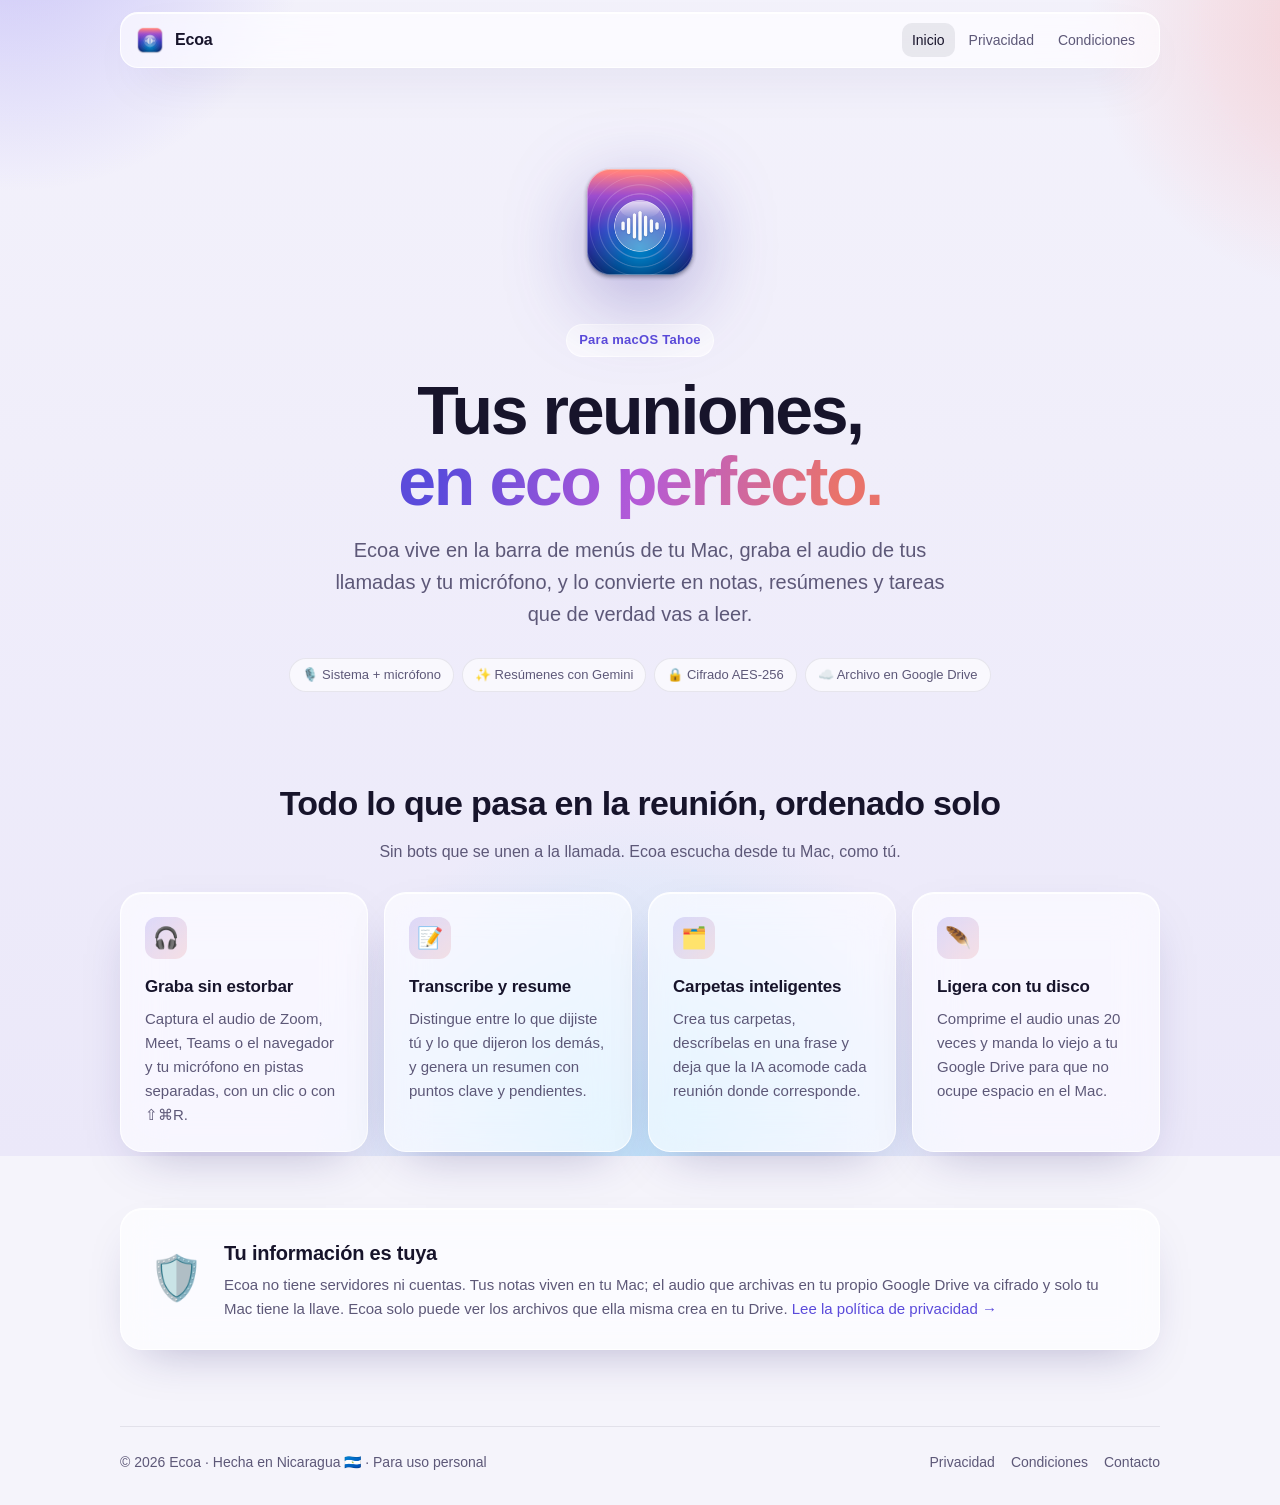
<file: index.html>
<!doctype html>
<html lang="es">
<head>
<meta charset="utf-8">
<meta name="viewport" content="width=device-width, initial-scale=1">
<title>Ecoa</title>
<meta name="description" content="Notas de reuniones para Mac: graba, transcribe y resume tus reuniones con privacidad.">
<link rel="icon" href="favicon.png">
<link rel="stylesheet" href="style.css">
</head>
<body>
<header class="wrap nav">
  <a class="brand" href="index.html"><img src="icon.png" alt="">Ecoa</a>
  <nav class="nav-links">
    <a href="index.html" aria-current="page">Inicio</a>
    <a href="privacidad.html">Privacidad</a>
    <a href="condiciones.html">Condiciones</a>
  </nav>
</header>
<main class="wrap">
  <section class="hero">
    <img class="hero-icon" src="icon.png" alt="Icono de Ecoa">
    <div><span class="eyebrow">Para macOS Tahoe</span></div>
    <h1>Tus reuniones,<br><span class="gradient-text">en eco perfecto.</span></h1>
    <p class="lead">Ecoa vive en la barra de menús de tu Mac, graba el audio de tus llamadas y tu micrófono, y lo convierte en notas, resúmenes y tareas que de verdad vas a leer.</p>
    <div class="pill-row">
      <span class="pill">🎙️ Sistema + micrófono</span>
      <span class="pill">✨ Resúmenes con Gemini</span>
      <span class="pill">🔒 Cifrado AES‑256</span>
      <span class="pill">☁️ Archivo en Google Drive</span>
    </div>
  </section>

  <section>
    <h2 class="section-title">Todo lo que pasa en la reunión, ordenado solo</h2>
    <p class="section-sub">Sin bots que se unen a la llamada. Ecoa escucha desde tu Mac, como tú.</p>
    <div class="grid">
      <div class="card"><div class="ico">🎧</div><h3>Graba sin estorbar</h3><p>Captura el audio de Zoom, Meet, Teams o el navegador y tu micrófono en pistas separadas, con un clic o con ⇧⌘R.</p></div>
      <div class="card"><div class="ico">📝</div><h3>Transcribe y resume</h3><p>Distingue entre lo que dijiste tú y lo que dijeron los demás, y genera un resumen con puntos clave y pendientes.</p></div>
      <div class="card"><div class="ico">🗂️</div><h3>Carpetas inteligentes</h3><p>Crea tus carpetas, descríbelas en una frase y deja que la IA acomode cada reunión donde corresponde.</p></div>
      <div class="card"><div class="ico">🪶</div><h3>Ligera con tu disco</h3><p>Comprime el audio unas 20 veces y manda lo viejo a tu Google Drive para que no ocupe espacio en el Mac.</p></div>
    </div>
  </section>

  <section>
    <div class="card privacy-band">
      <div class="shield">🛡️</div>
      <div>
        <h3>Tu información es tuya</h3>
        <p>Ecoa no tiene servidores ni cuentas. Tus notas viven en tu Mac; el audio que archivas en tu propio Google Drive va cifrado y solo tu Mac tiene la llave. Ecoa solo puede ver los archivos que ella misma crea en tu Drive. <a href="privacidad.html">Lee la política de privacidad →</a></p>
      </div>
    </div>
  </section>
</main>
<footer class="wrap">
  <span>© 2026 Ecoa · Hecha en Nicaragua 🇳🇮 · Para uso personal</span>
  <nav><a href="privacidad.html">Privacidad</a><a href="condiciones.html">Condiciones</a><a href="mailto:luis.javier.ljal@gmail.com">Contacto</a></nav>
</footer>
</body></html>
</file>
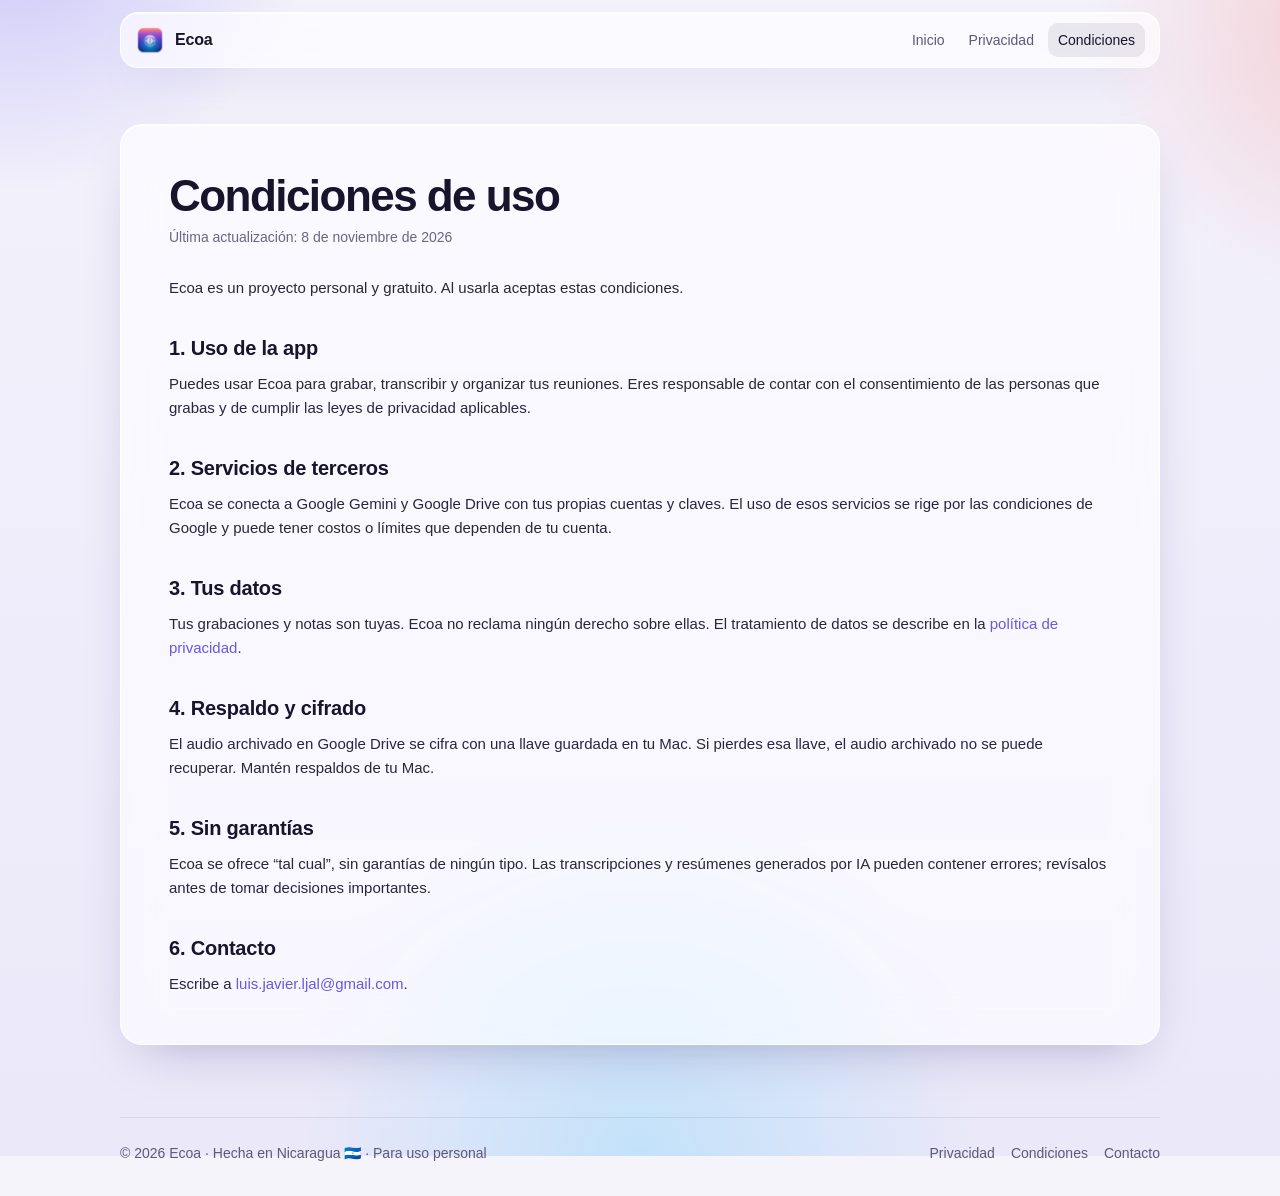
<file: condiciones.html>
<!doctype html>
<html lang="es">
<head>
<meta charset="utf-8">
<meta name="viewport" content="width=device-width, initial-scale=1">
<title>Condiciones · Ecoa</title>
<meta name="description" content="Condiciones de uso de Ecoa.">
<link rel="icon" href="favicon.png">
<link rel="stylesheet" href="style.css">
</head>
<body>
<header class="wrap nav">
  <a class="brand" href="index.html"><img src="icon.png" alt="">Ecoa</a>
  <nav class="nav-links">
    <a href="index.html">Inicio</a>
    <a href="privacidad.html">Privacidad</a>
    <a href="condiciones.html" aria-current="page">Condiciones</a>
  </nav>
</header>
<main class="wrap doc">
  <article class="card">
    <h1>Condiciones de uso</h1>
    <p class="updated">Última actualización: 8 de noviembre de 2026</p>

    <p>Ecoa es un proyecto personal y gratuito. Al usarla aceptas estas condiciones.</p>

    <h2>1. Uso de la app</h2>
    <p>Puedes usar Ecoa para grabar, transcribir y organizar tus reuniones. Eres responsable de contar con el consentimiento de las personas que grabas y de cumplir las leyes de privacidad aplicables.</p>

    <h2>2. Servicios de terceros</h2>
    <p>Ecoa se conecta a Google Gemini y Google Drive con tus propias cuentas y claves. El uso de esos servicios se rige por las condiciones de Google y puede tener costos o límites que dependen de tu cuenta.</p>

    <h2>3. Tus datos</h2>
    <p>Tus grabaciones y notas son tuyas. Ecoa no reclama ningún derecho sobre ellas. El tratamiento de datos se describe en la <a href="privacidad.html">política de privacidad</a>.</p>

    <h2>4. Respaldo y cifrado</h2>
    <p>El audio archivado en Google Drive se cifra con una llave guardada en tu Mac. Si pierdes esa llave, el audio archivado no se puede recuperar. Mantén respaldos de tu Mac.</p>

    <h2>5. Sin garantías</h2>
    <p>Ecoa se ofrece “tal cual”, sin garantías de ningún tipo. Las transcripciones y resúmenes generados por IA pueden contener errores; revísalos antes de tomar decisiones importantes.</p>

    <h2>6. Contacto</h2>
    <p>Escribe a <a href="mailto:luis.javier.ljal@gmail.com">luis.javier.ljal@gmail.com</a>.</p>
  </article>
</main>
<footer class="wrap">
  <span>© 2026 Ecoa · Hecha en Nicaragua 🇳🇮 · Para uso personal</span>
  <nav><a href="privacidad.html">Privacidad</a><a href="condiciones.html">Condiciones</a><a href="mailto:luis.javier.ljal@gmail.com">Contacto</a></nav>
</footer>
</body></html>
</file>
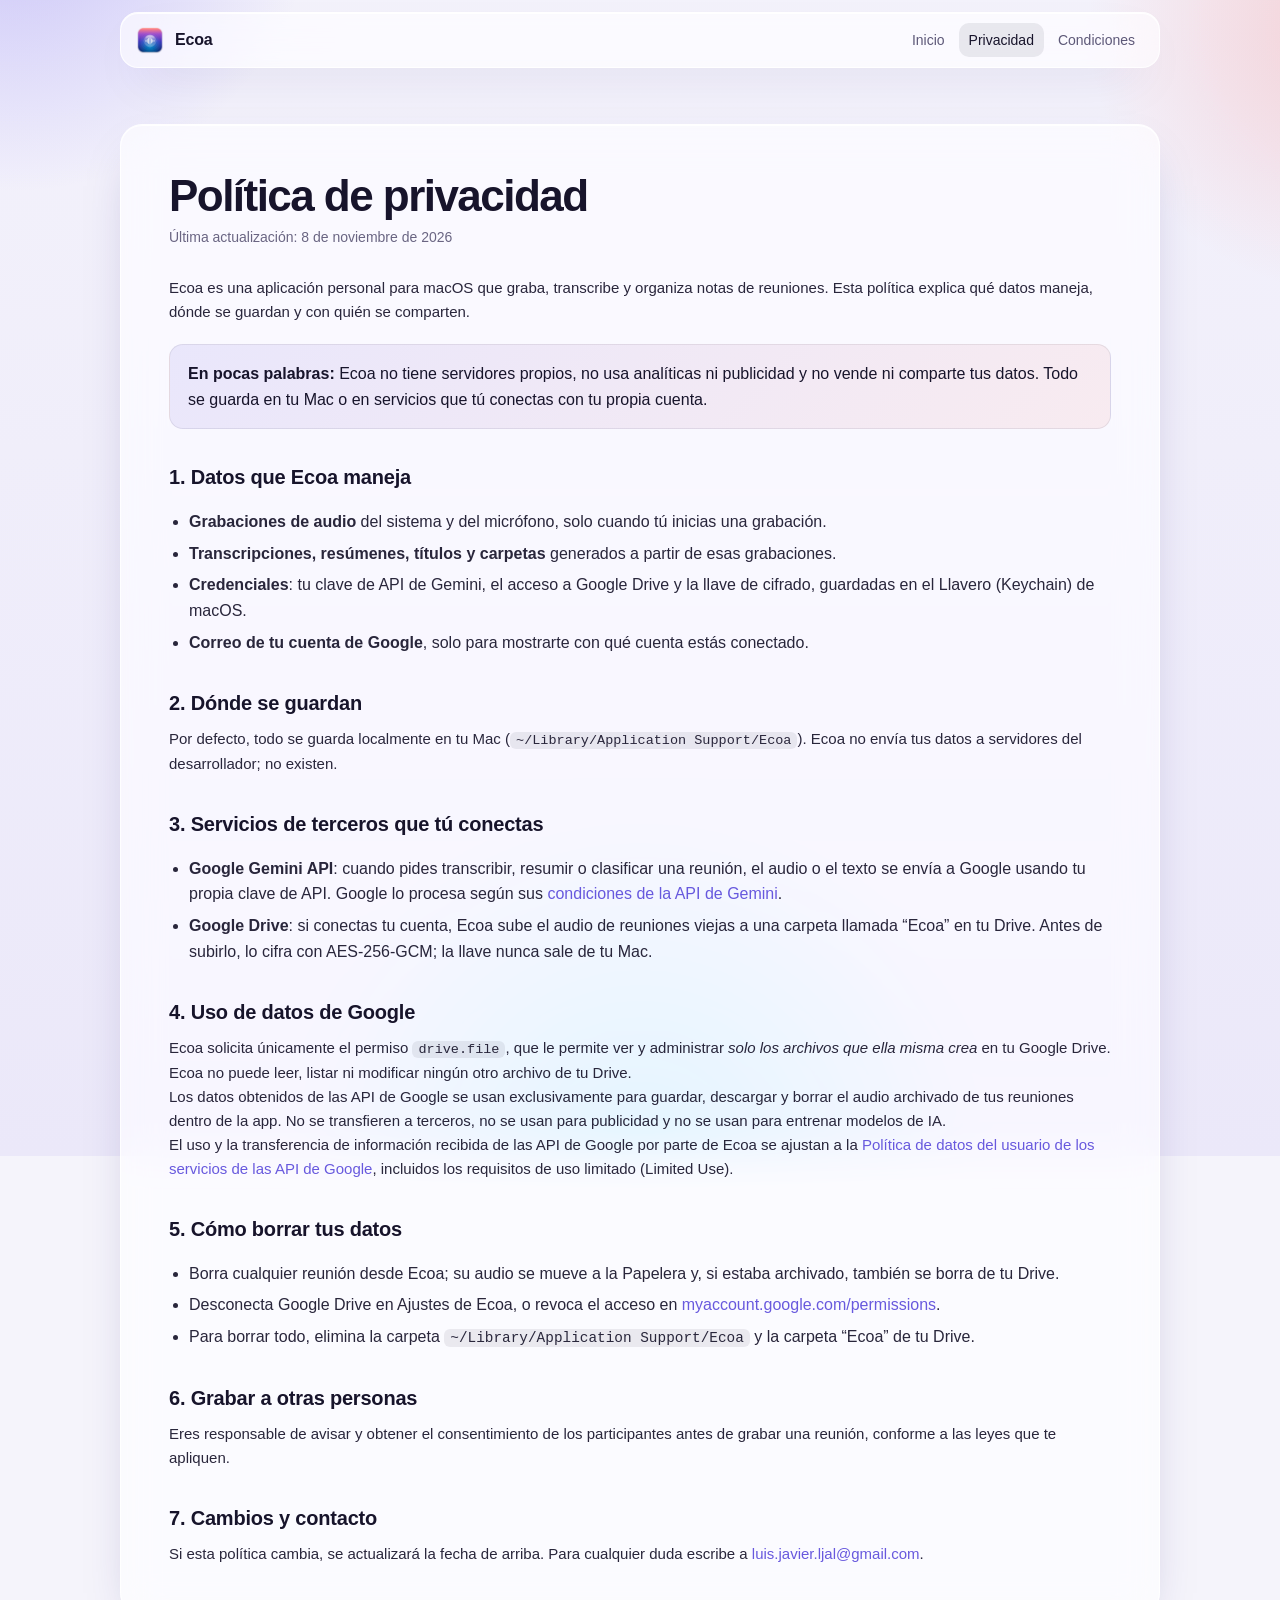
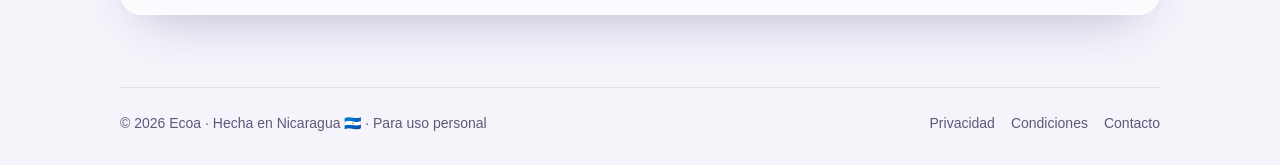
<file: privacidad.html>
<!doctype html>
<html lang="es">
<head>
<meta charset="utf-8">
<meta name="viewport" content="width=device-width, initial-scale=1">
<title>Privacidad · Ecoa</title>
<meta name="description" content="Política de privacidad de Ecoa.">
<link rel="icon" href="favicon.png">
<link rel="stylesheet" href="style.css">
</head>
<body>
<header class="wrap nav">
  <a class="brand" href="index.html"><img src="icon.png" alt="">Ecoa</a>
  <nav class="nav-links">
    <a href="index.html">Inicio</a>
    <a href="privacidad.html" aria-current="page">Privacidad</a>
    <a href="condiciones.html">Condiciones</a>
  </nav>
</header>
<main class="wrap doc">
  <article class="card">
    <h1>Política de privacidad</h1>
    <p class="updated">Última actualización: 8 de noviembre de 2026</p>

    <p>Ecoa es una aplicación personal para macOS que graba, transcribe y organiza notas de reuniones. Esta política explica qué datos maneja, dónde se guardan y con quién se comparten.</p>

    <div class="callout"><strong>En pocas palabras:</strong> Ecoa no tiene servidores propios, no usa analíticas ni publicidad y no vende ni comparte tus datos. Todo se guarda en tu Mac o en servicios que tú conectas con tu propia cuenta.</div>

    <h2>1. Datos que Ecoa maneja</h2>
    <ul>
      <li><strong>Grabaciones de audio</strong> del sistema y del micrófono, solo cuando tú inicias una grabación.</li>
      <li><strong>Transcripciones, resúmenes, títulos y carpetas</strong> generados a partir de esas grabaciones.</li>
      <li><strong>Credenciales</strong>: tu clave de API de Gemini, el acceso a Google Drive y la llave de cifrado, guardadas en el Llavero (Keychain) de macOS.</li>
      <li><strong>Correo de tu cuenta de Google</strong>, solo para mostrarte con qué cuenta estás conectado.</li>
    </ul>

    <h2>2. Dónde se guardan</h2>
    <p>Por defecto, todo se guarda localmente en tu Mac (<code>~/Library/Application Support/Ecoa</code>). Ecoa no envía tus datos a servidores del desarrollador; no existen.</p>

    <h2>3. Servicios de terceros que tú conectas</h2>
    <ul>
      <li><strong>Google Gemini API</strong>: cuando pides transcribir, resumir o clasificar una reunión, el audio o el texto se envía a Google usando tu propia clave de API. Google lo procesa según sus <a href="https://ai.google.dev/gemini-api/terms" target="_blank" rel="noopener">condiciones de la API de Gemini</a>.</li>
      <li><strong>Google Drive</strong>: si conectas tu cuenta, Ecoa sube el audio de reuniones viejas a una carpeta llamada “Ecoa” en tu Drive. Antes de subirlo, lo cifra con AES‑256‑GCM; la llave nunca sale de tu Mac.</li>
    </ul>

    <h2>4. Uso de datos de Google</h2>
    <p>Ecoa solicita únicamente el permiso <code>drive.file</code>, que le permite ver y administrar <em>solo los archivos que ella misma crea</em> en tu Google Drive. Ecoa no puede leer, listar ni modificar ningún otro archivo de tu Drive.</p>
    <p>Los datos obtenidos de las API de Google se usan exclusivamente para guardar, descargar y borrar el audio archivado de tus reuniones dentro de la app. No se transfieren a terceros, no se usan para publicidad y no se usan para entrenar modelos de IA.</p>
    <p>El uso y la transferencia de información recibida de las API de Google por parte de Ecoa se ajustan a la <a href="https://developers.google.com/terms/api-services-user-data-policy" target="_blank" rel="noopener">Política de datos del usuario de los servicios de las API de Google</a>, incluidos los requisitos de uso limitado (Limited Use).</p>

    <h2>5. Cómo borrar tus datos</h2>
    <ul>
      <li>Borra cualquier reunión desde Ecoa; su audio se mueve a la Papelera y, si estaba archivado, también se borra de tu Drive.</li>
      <li>Desconecta Google Drive en Ajustes de Ecoa, o revoca el acceso en <a href="https://myaccount.google.com/permissions" target="_blank" rel="noopener">myaccount.google.com/permissions</a>.</li>
      <li>Para borrar todo, elimina la carpeta <code>~/Library/Application Support/Ecoa</code> y la carpeta “Ecoa” de tu Drive.</li>
    </ul>

    <h2>6. Grabar a otras personas</h2>
    <p>Eres responsable de avisar y obtener el consentimiento de los participantes antes de grabar una reunión, conforme a las leyes que te apliquen.</p>

    <h2>7. Cambios y contacto</h2>
    <p>Si esta política cambia, se actualizará la fecha de arriba. Para cualquier duda escribe a <a href="mailto:luis.javier.ljal@gmail.com">luis.javier.ljal@gmail.com</a>.</p>
  </article>
</main>
<footer class="wrap">
  <span>© 2026 Ecoa · Hecha en Nicaragua 🇳🇮 · Para uso personal</span>
  <nav><a href="privacidad.html">Privacidad</a><a href="condiciones.html">Condiciones</a><a href="mailto:luis.javier.ljal@gmail.com">Contacto</a></nav>
</footer>
</body></html>
</file>
<file: style.css>
:root {
  --bg: #f5f4fb;
  --bg-2: #ebe8f7;
  --text: #17142b;
  --muted: #5d5878;
  --card: rgba(255, 255, 255, 0.62);
  --card-border: rgba(255, 255, 255, 0.85);
  --line: rgba(23, 20, 43, 0.08);
  --accent: #5b4bdb;
  --accent-2: #e9736b;
  --glow-1: rgba(91, 75, 219, 0.30);
  --glow-2: rgba(233, 115, 107, 0.26);
  --glow-3: rgba(64, 200, 240, 0.22);
  --shadow: 0 1px 0 rgba(255,255,255,.9) inset, 0 20px 50px -24px rgba(40, 30, 110, 0.35);
}
@media (prefers-color-scheme: dark) {
  :root {
    --bg: #0c0b1a;
    --bg-2: #141230;
    --text: #f1effb;
    --muted: #a6a1c4;
    --card: rgba(255, 255, 255, 0.06);
    --card-border: rgba(255, 255, 255, 0.12);
    --line: rgba(255, 255, 255, 0.09);
    --accent: #9d8fff;
    --accent-2: #ff9b8c;
    --glow-1: rgba(110, 90, 255, 0.35);
    --glow-2: rgba(255, 120, 110, 0.20);
    --glow-3: rgba(60, 200, 255, 0.18);
    --shadow: 0 1px 0 rgba(255,255,255,.08) inset, 0 24px 60px -28px rgba(0, 0, 0, 0.8);
  }
}

* { box-sizing: border-box; }
html { -webkit-text-size-adjust: 100%; }
body {
  margin: 0;
  font-family: -apple-system, BlinkMacSystemFont, "SF Pro Text", "Inter", "Segoe UI", Roboto, sans-serif;
  color: var(--text);
  background: var(--bg);
  line-height: 1.6;
  min-height: 100vh;
  overflow-x: hidden;
}
/* Fondo de atardecer difuso, como el icono */
body::before {
  content: "";
  position: fixed; inset: -20vmax;
  z-index: -1;
  background:
    radial-gradient(40vmax 40vmax at 15% 10%, var(--glow-1), transparent 60%),
    radial-gradient(35vmax 35vmax at 90% 20%, var(--glow-2), transparent 60%),
    radial-gradient(45vmax 45vmax at 50% 100%, var(--glow-3), transparent 60%),
    linear-gradient(180deg, var(--bg), var(--bg-2));
  filter: saturate(115%);
}

a { color: var(--accent); text-decoration: none; }
a:hover { text-decoration: underline; text-underline-offset: 3px; }

.wrap { width: min(1040px, 100% - 32px); margin-inline: auto; }

/* Barra superior */
.nav {
  position: sticky; top: 12px; z-index: 10;
  margin-top: 12px;
  display: flex; align-items: center; justify-content: space-between; gap: 12px;
  padding: 10px 14px;
  border-radius: 18px;
  background: var(--card);
  border: 1px solid var(--card-border);
  backdrop-filter: blur(24px) saturate(160%);
  -webkit-backdrop-filter: blur(24px) saturate(160%);
  box-shadow: var(--shadow);
}
.brand { display: flex; align-items: center; gap: 10px; font-weight: 700; color: var(--text); letter-spacing: -0.01em; }
.brand:hover { text-decoration: none; }
.brand img { width: 30px; height: 30px; border-radius: 8px; }
.nav-links { display: flex; gap: 4px; flex-wrap: wrap; }
.nav-links a {
  color: var(--muted); font-size: 14px; font-weight: 500;
  padding: 6px 10px; border-radius: 10px;
}
.nav-links a:hover, .nav-links a[aria-current="page"] { color: var(--text); background: var(--line); text-decoration: none; }

/* Hero */
.hero { text-align: center; padding: 88px 0 56px; }
.hero-icon {
  width: 132px; height: 132px; border-radius: 30px;
  filter: drop-shadow(0 24px 40px rgba(60, 40, 160, 0.35));
  animation: float 6s ease-in-out infinite;
}
@keyframes float { 50% { transform: translateY(-8px); } }
@media (prefers-reduced-motion: reduce) { .hero-icon { animation: none; } }
.eyebrow {
  display: inline-block; margin-top: 28px;
  font-size: 13px; font-weight: 600; letter-spacing: .02em;
  color: var(--accent);
  padding: 5px 12px; border-radius: 999px;
  background: var(--card); border: 1px solid var(--card-border);
}
h1 {
  font-size: clamp(40px, 7vw, 68px);
  line-height: 1.05; letter-spacing: -0.035em;
  margin: 18px 0 16px; font-weight: 800;
}
.gradient-text {
  background: linear-gradient(100deg, var(--accent) 10%, #b45ad8 50%, var(--accent-2) 90%);
  -webkit-background-clip: text; background-clip: text; color: transparent;
}
.lead { font-size: clamp(17px, 2.2vw, 20px); color: var(--muted); max-width: 620px; margin: 0 auto; }
.pill-row { display: flex; justify-content: center; flex-wrap: wrap; gap: 8px; margin-top: 28px; }
.pill {
  font-size: 13px; color: var(--muted);
  padding: 6px 12px; border-radius: 999px;
  border: 1px solid var(--line); background: var(--card);
}

/* Tarjetas */
.grid { display: grid; grid-template-columns: repeat(auto-fit, minmax(230px, 1fr)); gap: 16px; }
.card {
  padding: 24px;
  border-radius: 22px;
  background: var(--card);
  border: 1px solid var(--card-border);
  backdrop-filter: blur(20px) saturate(150%);
  -webkit-backdrop-filter: blur(20px) saturate(150%);
  box-shadow: var(--shadow);
}
.card .ico {
  width: 42px; height: 42px; border-radius: 12px;
  display: grid; place-items: center;
  font-size: 21px;
  background: linear-gradient(135deg, rgba(91,75,219,.18), rgba(233,115,107,.18));
  margin-bottom: 14px;
}
.card h3 { margin: 0 0 6px; font-size: 17px; letter-spacing: -0.01em; }
.card p { margin: 0; color: var(--muted); font-size: 15px; }

section { padding: 28px 0; }
.section-title { text-align: center; font-size: clamp(26px, 4vw, 34px); letter-spacing: -0.02em; margin: 0 0 8px; }
.section-sub { text-align: center; color: var(--muted); margin: 0 auto 28px; max-width: 560px; }

.privacy-band {
  display: grid; grid-template-columns: auto 1fr; gap: 20px; align-items: center;
  padding: 28px;
}
.privacy-band .shield { font-size: 44px; }
.privacy-band h3 { margin: 0 0 4px; font-size: 20px; }
.privacy-band p { margin: 0; color: var(--muted); }
@media (max-width: 560px) { .privacy-band { grid-template-columns: 1fr; text-align: center; } }

/* Documentos legales */
.doc { padding: 56px 0 24px; }
.doc .card { padding: clamp(24px, 5vw, 48px); }
.doc h1 { font-size: clamp(32px, 5vw, 44px); margin: 0 0 6px; }
.doc .updated { color: var(--muted); font-size: 14px; margin: 0 0 28px; }
.doc h2 { font-size: 20px; letter-spacing: -0.01em; margin: 32px 0 8px; }
.doc p, .doc li { color: var(--text); opacity: .92; }
.doc ul { padding-left: 20px; }
.doc li { margin: 6px 0; }
.callout {
  margin: 20px 0; padding: 16px 18px; border-radius: 14px;
  background: linear-gradient(135deg, rgba(91,75,219,.10), rgba(233,115,107,.10));
  border: 1px solid var(--line);
}
code { font-family: ui-monospace, "SF Mono", Menlo, monospace; font-size: .9em; padding: 1px 6px; border-radius: 6px; background: var(--line); }

footer {
  margin: 48px auto 32px; padding-top: 24px;
  border-top: 1px solid var(--line);
  display: flex; flex-wrap: wrap; justify-content: space-between; gap: 12px;
  color: var(--muted); font-size: 14px;
}
footer nav { display: flex; gap: 16px; flex-wrap: wrap; }
footer a { color: var(--muted); }
</file>
